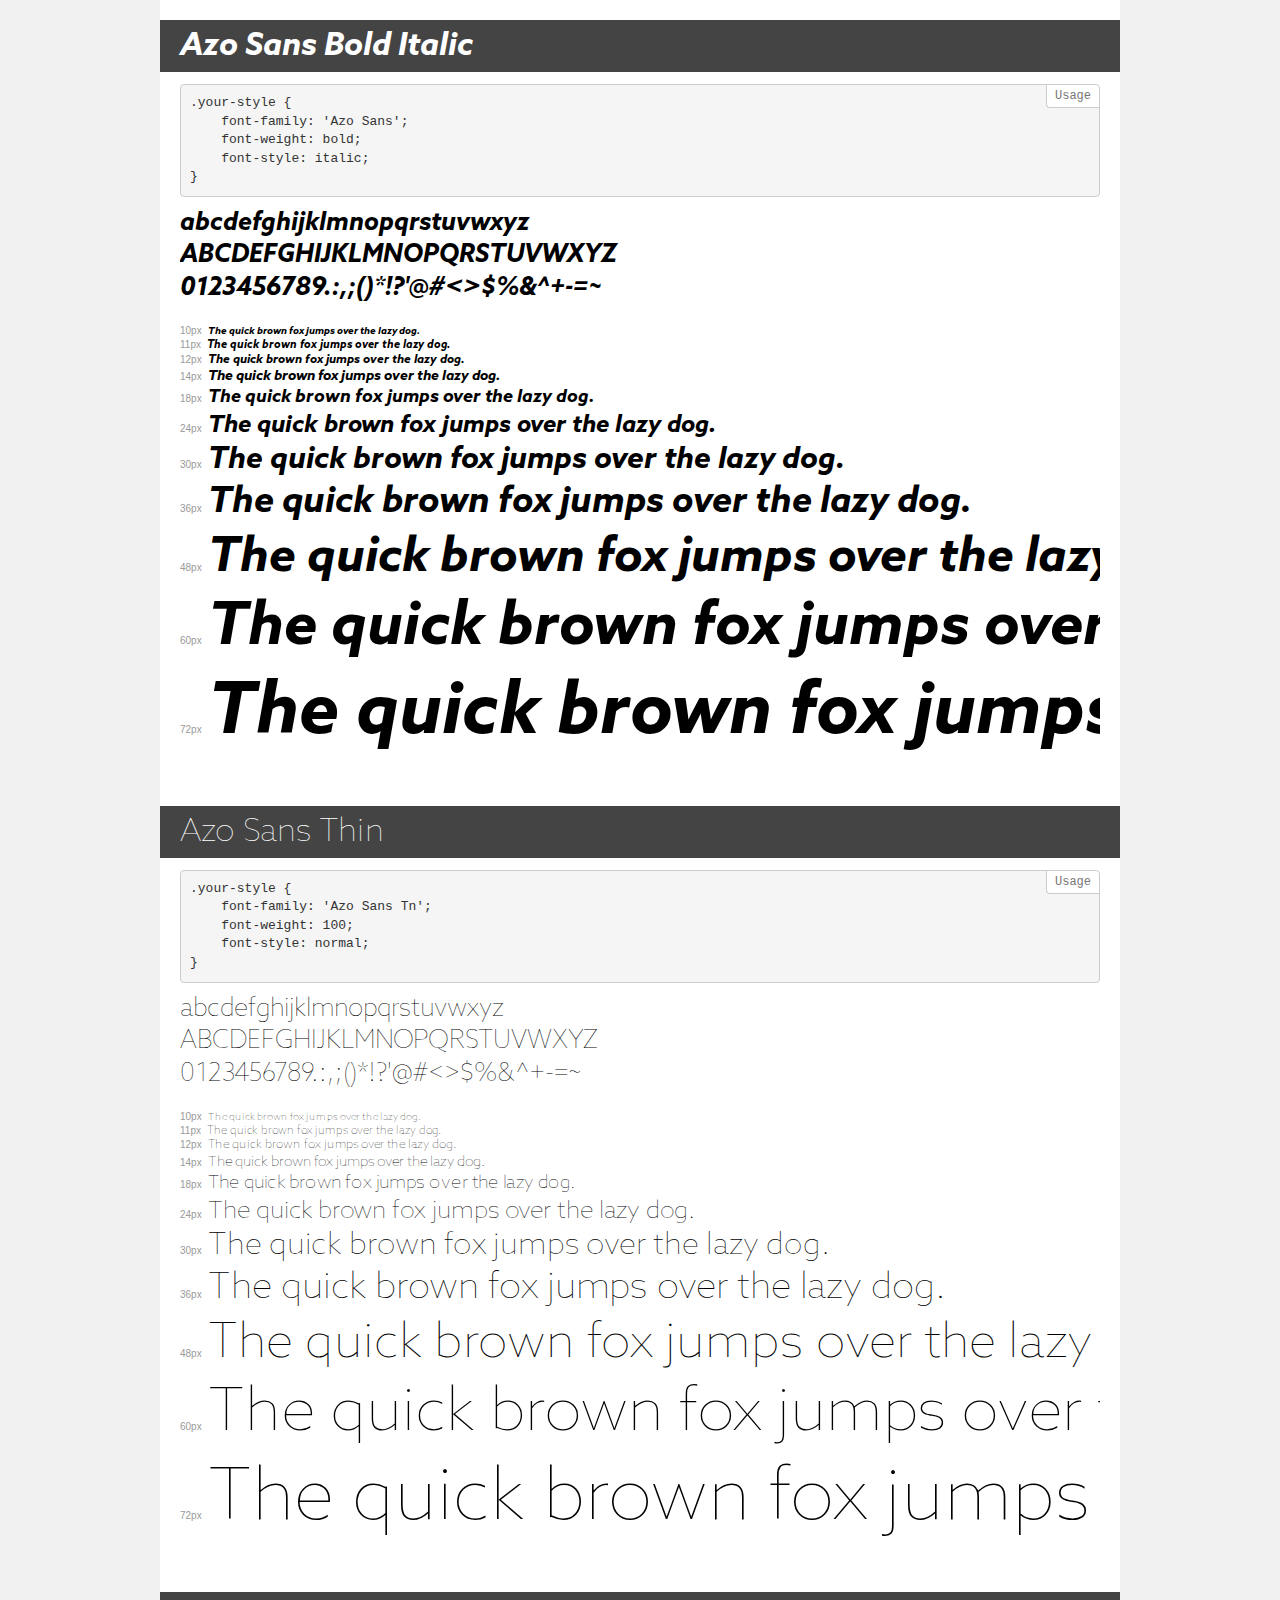
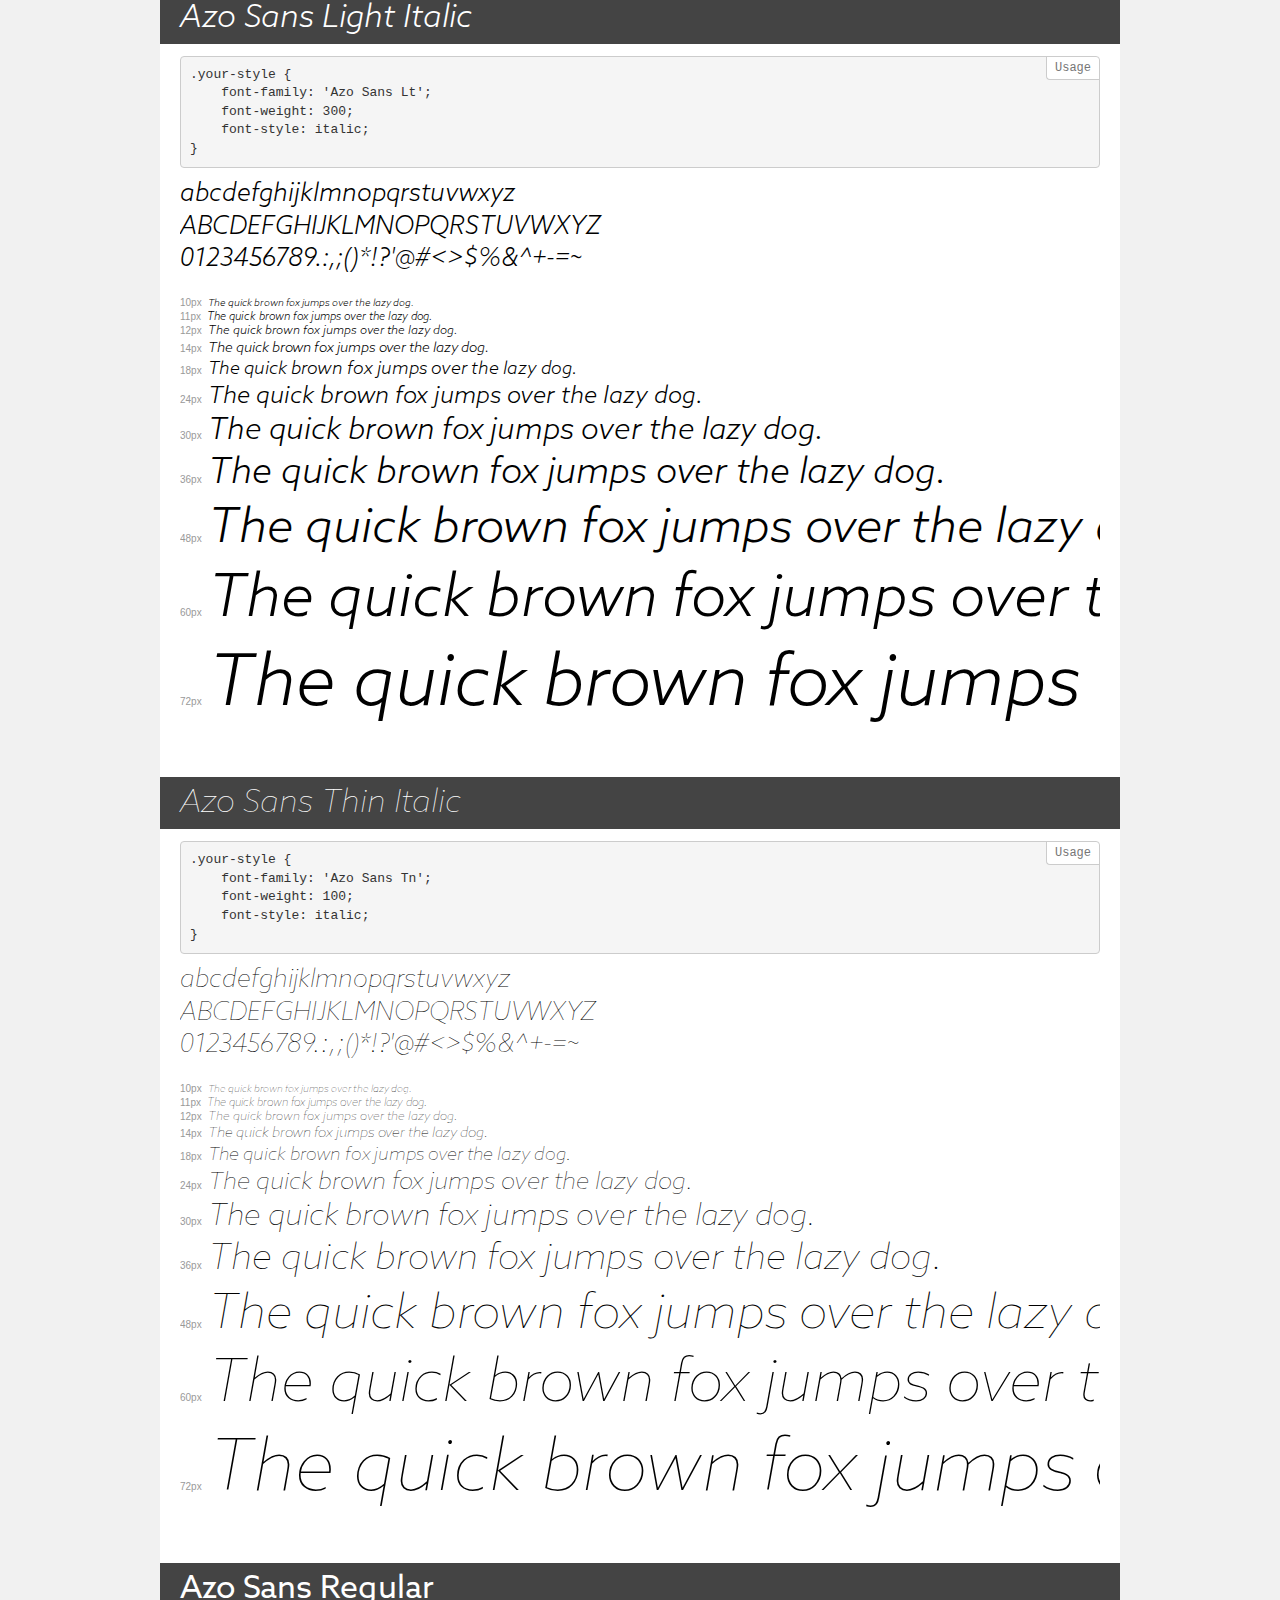
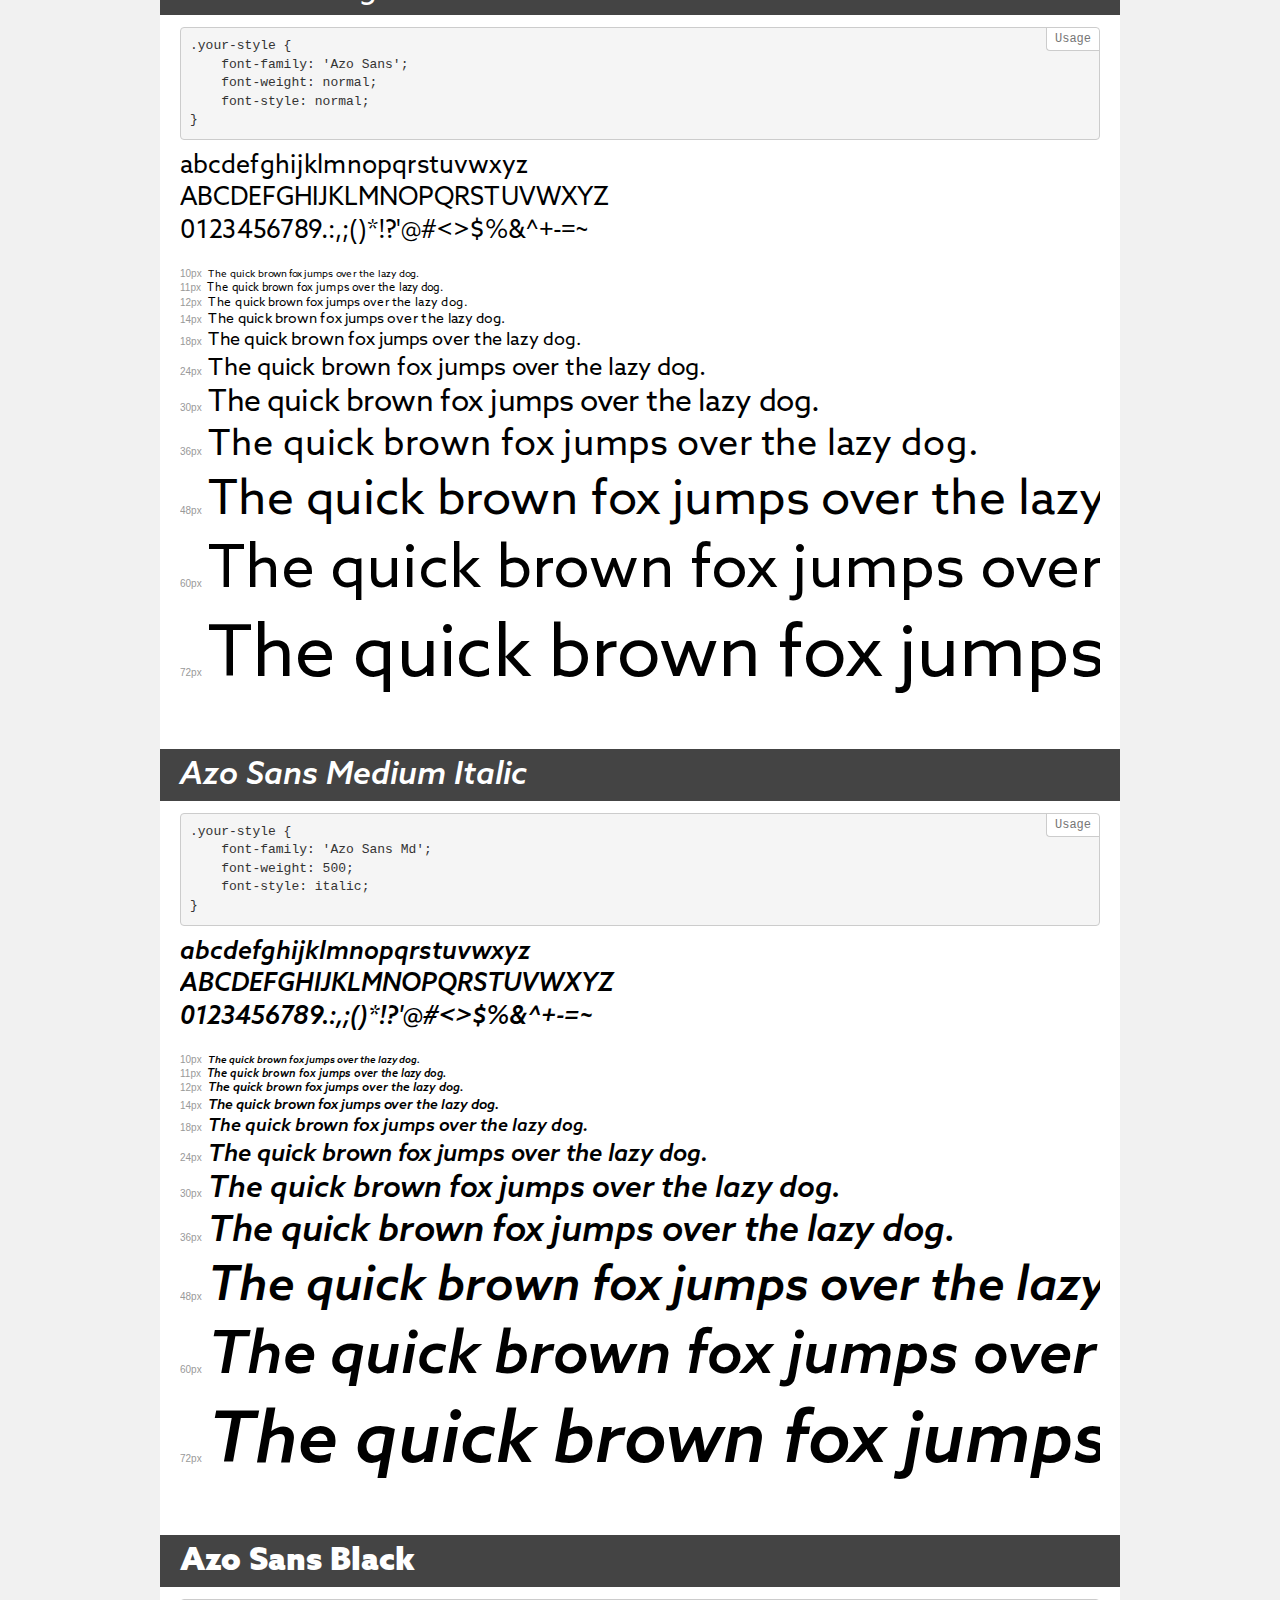
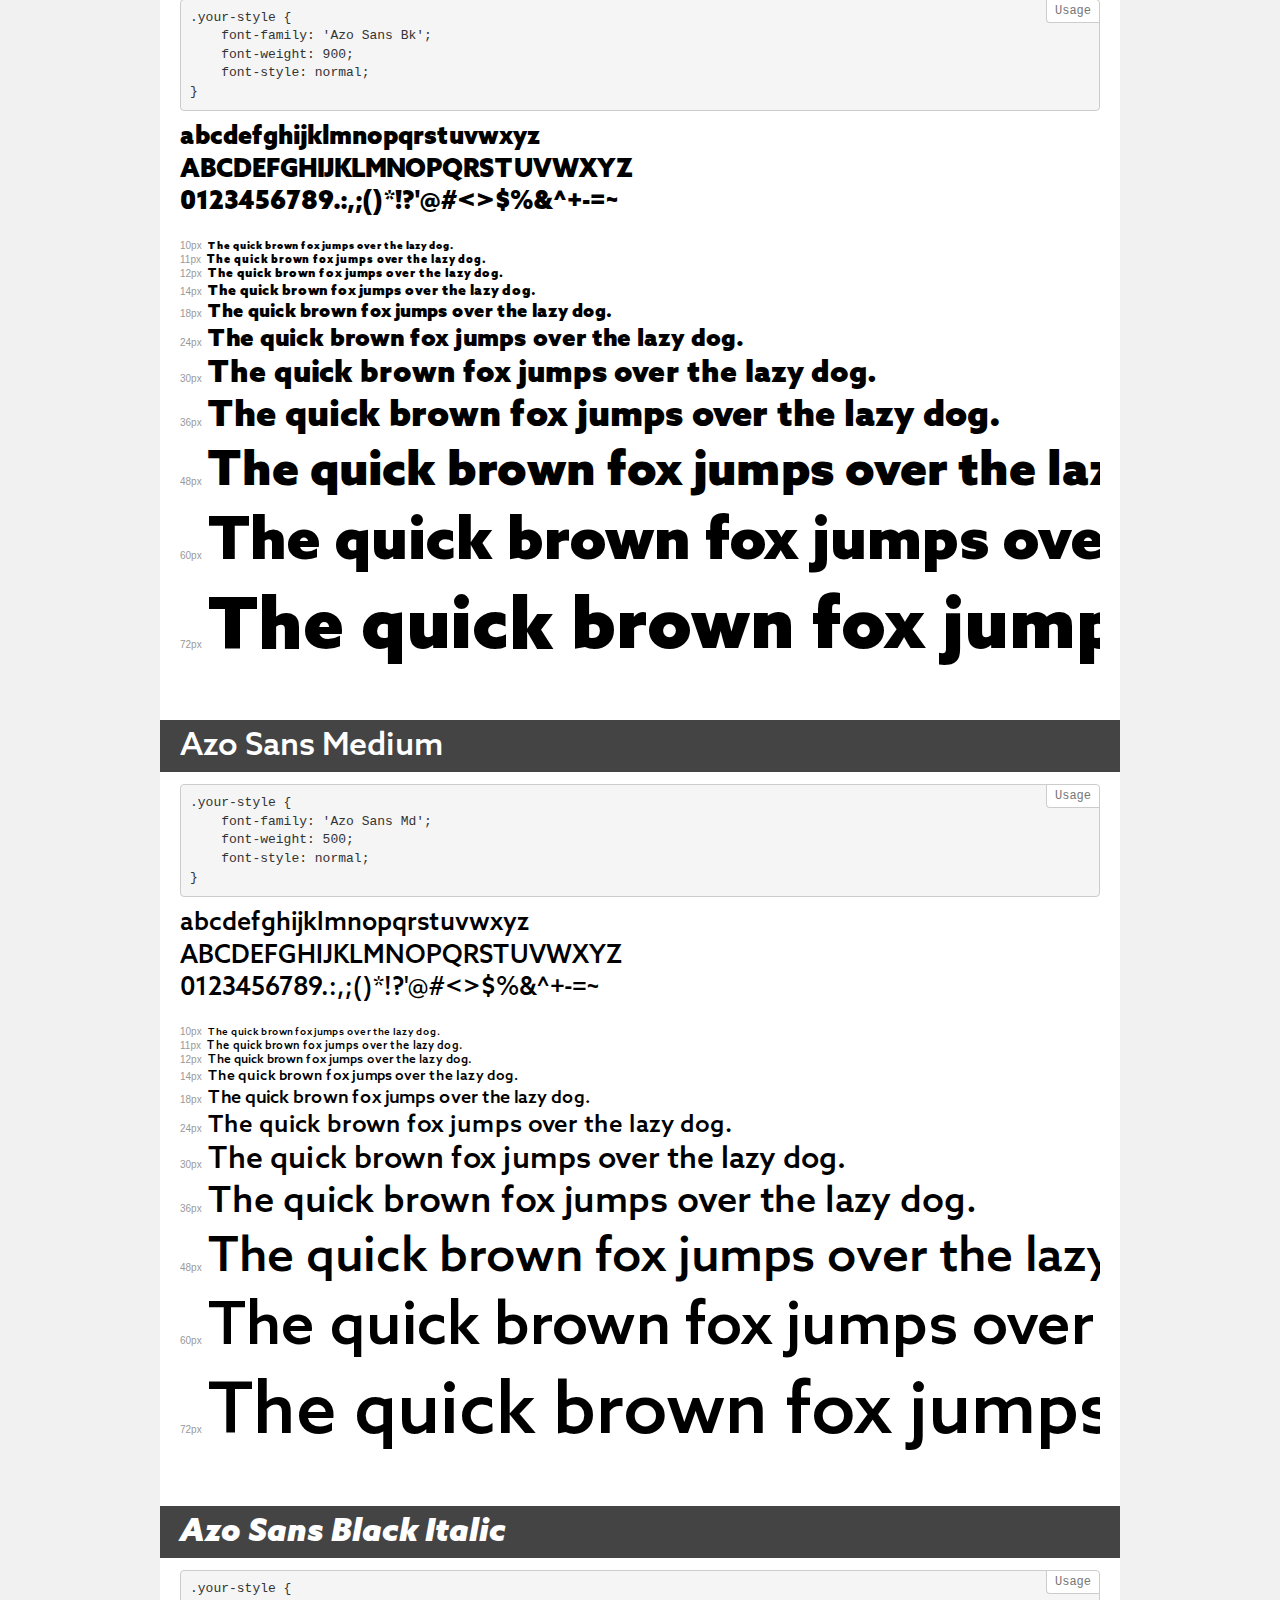
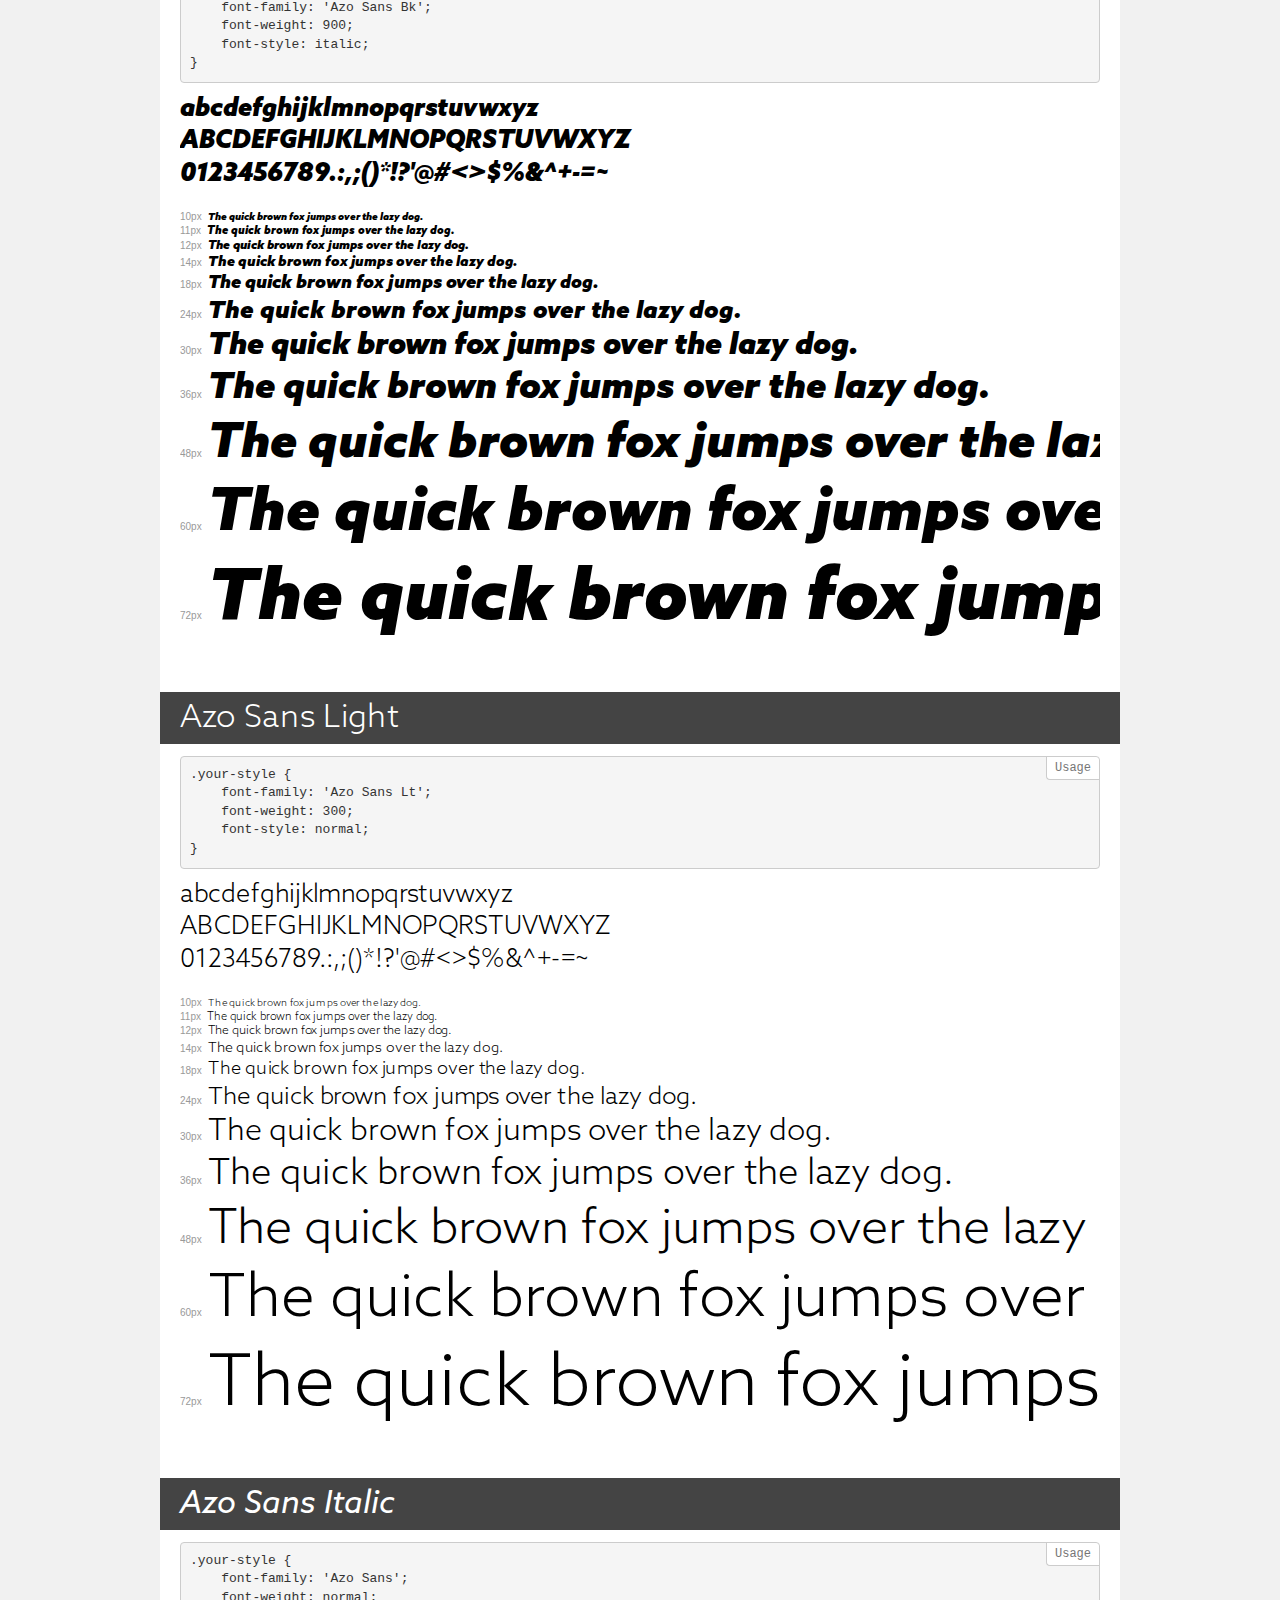
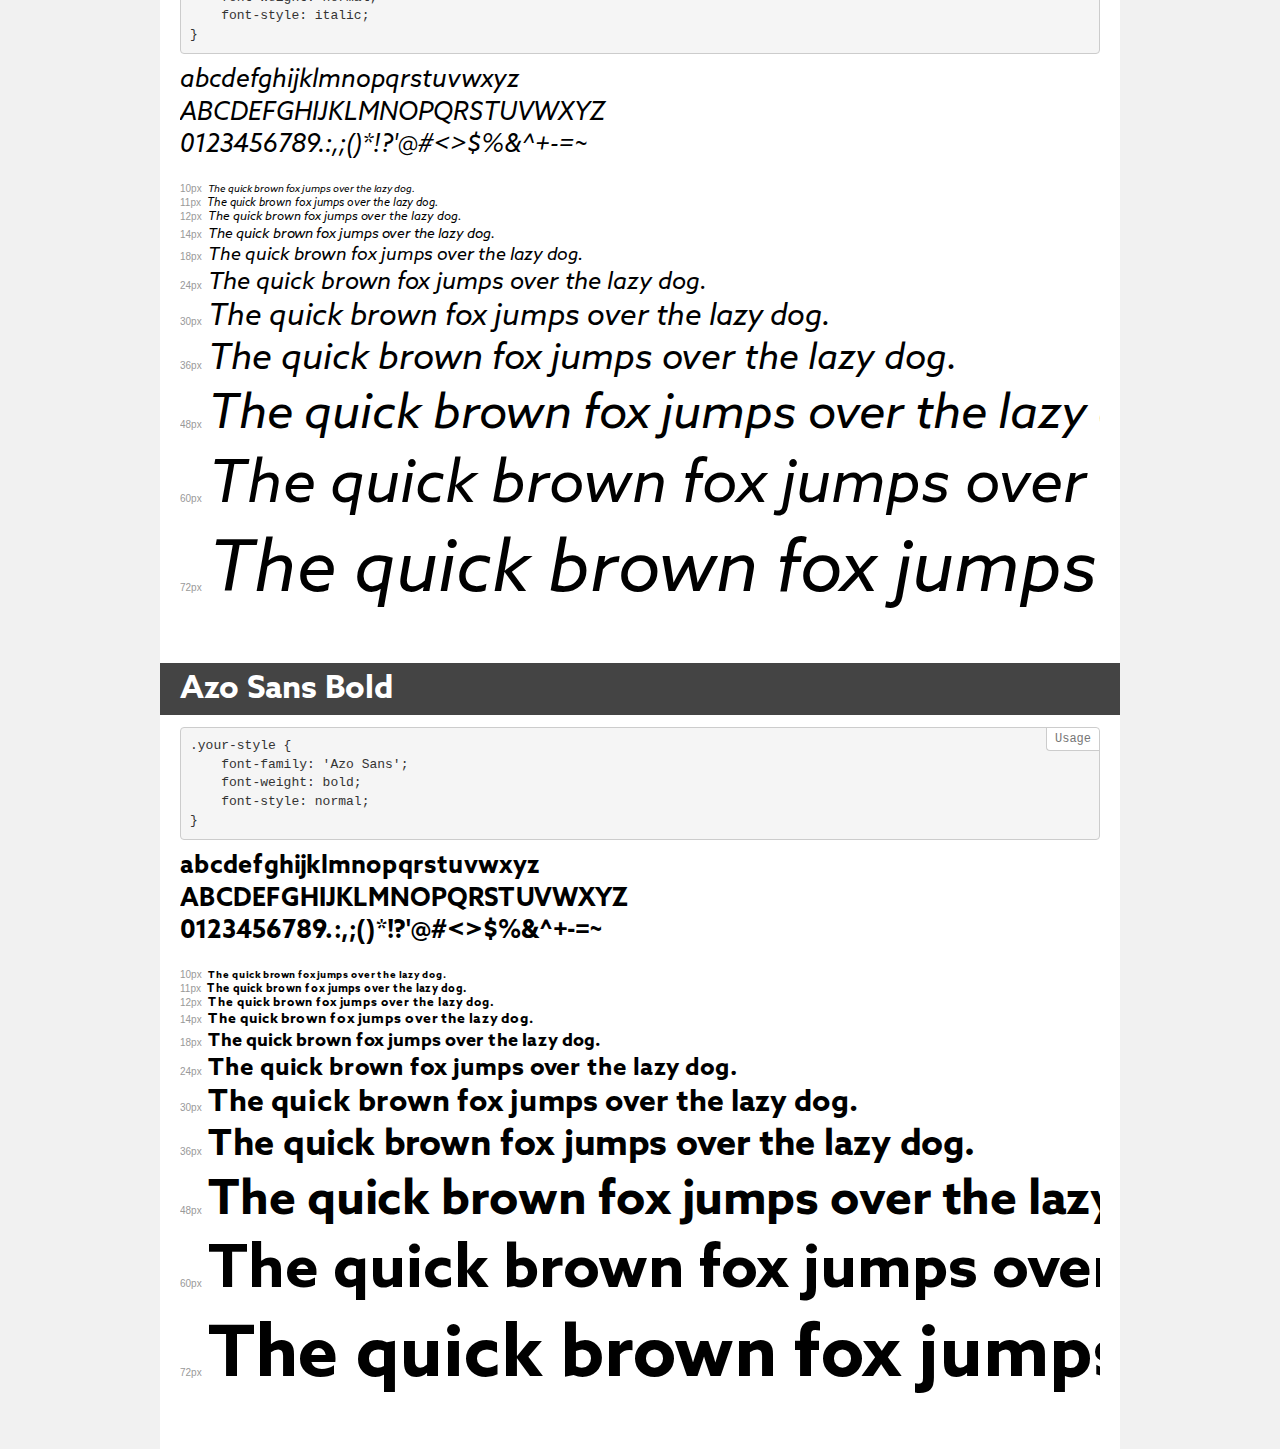
<file: resources/font/demo.html>
<!DOCTYPE html>
<html>
<head>
    <meta charset="utf-8">
    <meta http-equiv="X-UA-Compatible" content="IE=edge">
    <meta name="viewport" content="width=device-width, initial-scale=1">
    <meta name="robots" content="noindex, noarchive">
    <meta name="format-detection" content="telephone=no">
    <title>Transfonter demo</title>
    <link href="stylesheet.css" rel="stylesheet">
    <style>
        /*
        http://meyerweb.com/eric/tools/css/reset/
        v2.0 | 20110126
        License: none (public domain)
        */
        html, body, div, span, applet, object, iframe,
        h1, h2, h3, h4, h5, h6, p, blockquote, pre,
        a, abbr, acronym, address, big, cite, code,
        del, dfn, em, img, ins, kbd, q, s, samp,
        small, strike, strong, sub, sup, tt, var,
        b, u, i, center,
        dl, dt, dd, ol, ul, li,
        fieldset, form, label, legend,
        table, caption, tbody, tfoot, thead, tr, th, td,
        article, aside, canvas, details, embed,
        figure, figcaption, footer, header, hgroup,
        menu, nav, output, ruby, section, summary,
        time, mark, audio, video {
            margin: 0;
            padding: 0;
            border: 0;
            font-size: 100%;
            font: inherit;
            vertical-align: baseline;
        }
        /* HTML5 display-role reset for older browsers */
        article, aside, details, figcaption, figure,
        footer, header, hgroup, menu, nav, section {
            display: block;
        }
        body {
            line-height: 1;
        }
        ol, ul {
            list-style: none;
        }
        blockquote, q {
            quotes: none;
        }
        blockquote:before, blockquote:after,
        q:before, q:after {
            content: '';
            content: none;
        }
        table {
            border-collapse: collapse;
            border-spacing: 0;
        }
        /* common styles */
        body {
            background: #f1f1f1;
            color: #000;
        }
        .page {
            background: #fff;
            width: 920px;
            margin: 0 auto;
            padding: 20px 20px 0 20px;
            overflow: hidden;
        }
        .font-container {
            overflow-x: auto;
            overflow-y: hidden;
            margin-bottom: 40px;
            line-height: 1.3;
            white-space: nowrap;
            padding-bottom: 5px;
        }
        h1 {
            position: relative;
            background: #444;
            font-size: 32px;
            color: #fff;
            padding: 10px 20px;
            margin: 0 -20px 12px -20px;
        }
        .letters {
            font-size: 25px;
            margin-bottom: 20px;
        }
        .s10:before {
            content: '10px';
        }
        .s11:before {
            content: '11px';
        }
        .s12:before {
            content: '12px';
        }
        .s14:before {
            content: '14px';
        }
        .s18:before {
            content: '18px';
        }
        .s24:before {
            content: '24px';
        }
        .s30:before {
            content: '30px';
        }
        .s36:before {
            content: '36px';
        }
        .s48:before {
            content: '48px';
        }
        .s60:before {
            content: '60px';
        }
        .s72:before {
            content: '72px';
        }
        .s10:before, .s11:before, .s12:before, .s14:before,
        .s18:before, .s24:before, .s30:before, .s36:before,
        .s48:before, .s60:before, .s72:before {
            font-family: Arial, sans-serif;
            font-size: 10px;
            font-weight: normal;
            font-style: normal;
            color: #999;
            padding-right: 6px;
        }
        pre {
            display: block;
            position: relative;
            padding: 9px;
            margin: 0 0 10px;
            font-family: Monaco, Menlo, Consolas, "Courier New", monospace !important;
            font-size: 13px;
            line-height: 1.428571429;
            color: #333;
            font-weight: normal !important;
            font-style: normal !important;
            background-color: #f5f5f5;
            border: 1px solid #ccc;
            overflow-x: auto;
            border-radius: 4px;
        }
        pre:after {
            display: block;
            position: absolute;
            right: 0;
            top: 0;
            content: 'Usage';
            line-height: 1;
            padding: 5px 8px;
            font-size: 12px;
            color: #767676;
            background-color: #fff;
            border: 1px solid #ccc;
            border-right: none;
            border-top: none;
            border-radius: 0 4px 0 4px;
            z-index: 10;
        }
        /* responsive */
        @media (max-width: 959px) {
            .page {
                width: auto;
                margin: 0;
            }
        }
    </style>
</head>
<body>
<div class="page">
    <div class="demo" style="font-family: 'Azo Sans'; font-weight: bold; font-style: italic;">
        <h1>Azo Sans Bold Italic</h1>
        <pre>.your-style {
    font-family: 'Azo Sans';
    font-weight: bold;
    font-style: italic;
}</pre>
        <div class="font-container">
            <p class="letters">
                abcdefghijklmnopqrstuvwxyz<br>
ABCDEFGHIJKLMNOPQRSTUVWXYZ<br>
                0123456789.:,;()*!?'@#<>$%&^+-=~
            </p>
            <p class="s10" style="font-size: 10px;">The quick brown fox jumps over the lazy dog.</p>
            <p class="s11" style="font-size: 11px;">The quick brown fox jumps over the lazy dog.</p>
            <p class="s12" style="font-size: 12px;">The quick brown fox jumps over the lazy dog.</p>
            <p class="s14" style="font-size: 14px;">The quick brown fox jumps over the lazy dog.</p>
            <p class="s18" style="font-size: 18px;">The quick brown fox jumps over the lazy dog.</p>
            <p class="s24" style="font-size: 24px;">The quick brown fox jumps over the lazy dog.</p>
            <p class="s30" style="font-size: 30px;">The quick brown fox jumps over the lazy dog.</p>
            <p class="s36" style="font-size: 36px;">The quick brown fox jumps over the lazy dog.</p>
            <p class="s48" style="font-size: 48px;">The quick brown fox jumps over the lazy dog.</p>
            <p class="s60" style="font-size: 60px;">The quick brown fox jumps over the lazy dog.</p>
            <p class="s72" style="font-size: 72px;">The quick brown fox jumps over the lazy dog.</p>
        </div>
    </div>
    <div class="demo" style="font-family: 'Azo Sans Tn'; font-weight: 100; font-style: normal;">
        <h1>Azo Sans Thin</h1>
        <pre>.your-style {
    font-family: 'Azo Sans Tn';
    font-weight: 100;
    font-style: normal;
}</pre>
        <div class="font-container">
            <p class="letters">
                abcdefghijklmnopqrstuvwxyz<br>
ABCDEFGHIJKLMNOPQRSTUVWXYZ<br>
                0123456789.:,;()*!?'@#<>$%&^+-=~
            </p>
            <p class="s10" style="font-size: 10px;">The quick brown fox jumps over the lazy dog.</p>
            <p class="s11" style="font-size: 11px;">The quick brown fox jumps over the lazy dog.</p>
            <p class="s12" style="font-size: 12px;">The quick brown fox jumps over the lazy dog.</p>
            <p class="s14" style="font-size: 14px;">The quick brown fox jumps over the lazy dog.</p>
            <p class="s18" style="font-size: 18px;">The quick brown fox jumps over the lazy dog.</p>
            <p class="s24" style="font-size: 24px;">The quick brown fox jumps over the lazy dog.</p>
            <p class="s30" style="font-size: 30px;">The quick brown fox jumps over the lazy dog.</p>
            <p class="s36" style="font-size: 36px;">The quick brown fox jumps over the lazy dog.</p>
            <p class="s48" style="font-size: 48px;">The quick brown fox jumps over the lazy dog.</p>
            <p class="s60" style="font-size: 60px;">The quick brown fox jumps over the lazy dog.</p>
            <p class="s72" style="font-size: 72px;">The quick brown fox jumps over the lazy dog.</p>
        </div>
    </div>
    <div class="demo" style="font-family: 'Azo Sans Lt'; font-weight: 300; font-style: italic;">
        <h1>Azo Sans Light Italic</h1>
        <pre>.your-style {
    font-family: 'Azo Sans Lt';
    font-weight: 300;
    font-style: italic;
}</pre>
        <div class="font-container">
            <p class="letters">
                abcdefghijklmnopqrstuvwxyz<br>
ABCDEFGHIJKLMNOPQRSTUVWXYZ<br>
                0123456789.:,;()*!?'@#<>$%&^+-=~
            </p>
            <p class="s10" style="font-size: 10px;">The quick brown fox jumps over the lazy dog.</p>
            <p class="s11" style="font-size: 11px;">The quick brown fox jumps over the lazy dog.</p>
            <p class="s12" style="font-size: 12px;">The quick brown fox jumps over the lazy dog.</p>
            <p class="s14" style="font-size: 14px;">The quick brown fox jumps over the lazy dog.</p>
            <p class="s18" style="font-size: 18px;">The quick brown fox jumps over the lazy dog.</p>
            <p class="s24" style="font-size: 24px;">The quick brown fox jumps over the lazy dog.</p>
            <p class="s30" style="font-size: 30px;">The quick brown fox jumps over the lazy dog.</p>
            <p class="s36" style="font-size: 36px;">The quick brown fox jumps over the lazy dog.</p>
            <p class="s48" style="font-size: 48px;">The quick brown fox jumps over the lazy dog.</p>
            <p class="s60" style="font-size: 60px;">The quick brown fox jumps over the lazy dog.</p>
            <p class="s72" style="font-size: 72px;">The quick brown fox jumps over the lazy dog.</p>
        </div>
    </div>
    <div class="demo" style="font-family: 'Azo Sans Tn'; font-weight: 100; font-style: italic;">
        <h1>Azo Sans Thin Italic</h1>
        <pre>.your-style {
    font-family: 'Azo Sans Tn';
    font-weight: 100;
    font-style: italic;
}</pre>
        <div class="font-container">
            <p class="letters">
                abcdefghijklmnopqrstuvwxyz<br>
ABCDEFGHIJKLMNOPQRSTUVWXYZ<br>
                0123456789.:,;()*!?'@#<>$%&^+-=~
            </p>
            <p class="s10" style="font-size: 10px;">The quick brown fox jumps over the lazy dog.</p>
            <p class="s11" style="font-size: 11px;">The quick brown fox jumps over the lazy dog.</p>
            <p class="s12" style="font-size: 12px;">The quick brown fox jumps over the lazy dog.</p>
            <p class="s14" style="font-size: 14px;">The quick brown fox jumps over the lazy dog.</p>
            <p class="s18" style="font-size: 18px;">The quick brown fox jumps over the lazy dog.</p>
            <p class="s24" style="font-size: 24px;">The quick brown fox jumps over the lazy dog.</p>
            <p class="s30" style="font-size: 30px;">The quick brown fox jumps over the lazy dog.</p>
            <p class="s36" style="font-size: 36px;">The quick brown fox jumps over the lazy dog.</p>
            <p class="s48" style="font-size: 48px;">The quick brown fox jumps over the lazy dog.</p>
            <p class="s60" style="font-size: 60px;">The quick brown fox jumps over the lazy dog.</p>
            <p class="s72" style="font-size: 72px;">The quick brown fox jumps over the lazy dog.</p>
        </div>
    </div>
    <div class="demo" style="font-family: 'Azo Sans'; font-weight: normal; font-style: normal;">
        <h1>Azo Sans Regular</h1>
        <pre>.your-style {
    font-family: 'Azo Sans';
    font-weight: normal;
    font-style: normal;
}</pre>
        <div class="font-container">
            <p class="letters">
                abcdefghijklmnopqrstuvwxyz<br>
ABCDEFGHIJKLMNOPQRSTUVWXYZ<br>
                0123456789.:,;()*!?'@#<>$%&^+-=~
            </p>
            <p class="s10" style="font-size: 10px;">The quick brown fox jumps over the lazy dog.</p>
            <p class="s11" style="font-size: 11px;">The quick brown fox jumps over the lazy dog.</p>
            <p class="s12" style="font-size: 12px;">The quick brown fox jumps over the lazy dog.</p>
            <p class="s14" style="font-size: 14px;">The quick brown fox jumps over the lazy dog.</p>
            <p class="s18" style="font-size: 18px;">The quick brown fox jumps over the lazy dog.</p>
            <p class="s24" style="font-size: 24px;">The quick brown fox jumps over the lazy dog.</p>
            <p class="s30" style="font-size: 30px;">The quick brown fox jumps over the lazy dog.</p>
            <p class="s36" style="font-size: 36px;">The quick brown fox jumps over the lazy dog.</p>
            <p class="s48" style="font-size: 48px;">The quick brown fox jumps over the lazy dog.</p>
            <p class="s60" style="font-size: 60px;">The quick brown fox jumps over the lazy dog.</p>
            <p class="s72" style="font-size: 72px;">The quick brown fox jumps over the lazy dog.</p>
        </div>
    </div>
    <div class="demo" style="font-family: 'Azo Sans Md'; font-weight: 500; font-style: italic;">
        <h1>Azo Sans Medium Italic</h1>
        <pre>.your-style {
    font-family: 'Azo Sans Md';
    font-weight: 500;
    font-style: italic;
}</pre>
        <div class="font-container">
            <p class="letters">
                abcdefghijklmnopqrstuvwxyz<br>
ABCDEFGHIJKLMNOPQRSTUVWXYZ<br>
                0123456789.:,;()*!?'@#<>$%&^+-=~
            </p>
            <p class="s10" style="font-size: 10px;">The quick brown fox jumps over the lazy dog.</p>
            <p class="s11" style="font-size: 11px;">The quick brown fox jumps over the lazy dog.</p>
            <p class="s12" style="font-size: 12px;">The quick brown fox jumps over the lazy dog.</p>
            <p class="s14" style="font-size: 14px;">The quick brown fox jumps over the lazy dog.</p>
            <p class="s18" style="font-size: 18px;">The quick brown fox jumps over the lazy dog.</p>
            <p class="s24" style="font-size: 24px;">The quick brown fox jumps over the lazy dog.</p>
            <p class="s30" style="font-size: 30px;">The quick brown fox jumps over the lazy dog.</p>
            <p class="s36" style="font-size: 36px;">The quick brown fox jumps over the lazy dog.</p>
            <p class="s48" style="font-size: 48px;">The quick brown fox jumps over the lazy dog.</p>
            <p class="s60" style="font-size: 60px;">The quick brown fox jumps over the lazy dog.</p>
            <p class="s72" style="font-size: 72px;">The quick brown fox jumps over the lazy dog.</p>
        </div>
    </div>
    <div class="demo" style="font-family: 'Azo Sans Bk'; font-weight: 900; font-style: normal;">
        <h1>Azo Sans Black</h1>
        <pre>.your-style {
    font-family: 'Azo Sans Bk';
    font-weight: 900;
    font-style: normal;
}</pre>
        <div class="font-container">
            <p class="letters">
                abcdefghijklmnopqrstuvwxyz<br>
ABCDEFGHIJKLMNOPQRSTUVWXYZ<br>
                0123456789.:,;()*!?'@#<>$%&^+-=~
            </p>
            <p class="s10" style="font-size: 10px;">The quick brown fox jumps over the lazy dog.</p>
            <p class="s11" style="font-size: 11px;">The quick brown fox jumps over the lazy dog.</p>
            <p class="s12" style="font-size: 12px;">The quick brown fox jumps over the lazy dog.</p>
            <p class="s14" style="font-size: 14px;">The quick brown fox jumps over the lazy dog.</p>
            <p class="s18" style="font-size: 18px;">The quick brown fox jumps over the lazy dog.</p>
            <p class="s24" style="font-size: 24px;">The quick brown fox jumps over the lazy dog.</p>
            <p class="s30" style="font-size: 30px;">The quick brown fox jumps over the lazy dog.</p>
            <p class="s36" style="font-size: 36px;">The quick brown fox jumps over the lazy dog.</p>
            <p class="s48" style="font-size: 48px;">The quick brown fox jumps over the lazy dog.</p>
            <p class="s60" style="font-size: 60px;">The quick brown fox jumps over the lazy dog.</p>
            <p class="s72" style="font-size: 72px;">The quick brown fox jumps over the lazy dog.</p>
        </div>
    </div>
    <div class="demo" style="font-family: 'Azo Sans Md'; font-weight: 500; font-style: normal;">
        <h1>Azo Sans Medium</h1>
        <pre>.your-style {
    font-family: 'Azo Sans Md';
    font-weight: 500;
    font-style: normal;
}</pre>
        <div class="font-container">
            <p class="letters">
                abcdefghijklmnopqrstuvwxyz<br>
ABCDEFGHIJKLMNOPQRSTUVWXYZ<br>
                0123456789.:,;()*!?'@#<>$%&^+-=~
            </p>
            <p class="s10" style="font-size: 10px;">The quick brown fox jumps over the lazy dog.</p>
            <p class="s11" style="font-size: 11px;">The quick brown fox jumps over the lazy dog.</p>
            <p class="s12" style="font-size: 12px;">The quick brown fox jumps over the lazy dog.</p>
            <p class="s14" style="font-size: 14px;">The quick brown fox jumps over the lazy dog.</p>
            <p class="s18" style="font-size: 18px;">The quick brown fox jumps over the lazy dog.</p>
            <p class="s24" style="font-size: 24px;">The quick brown fox jumps over the lazy dog.</p>
            <p class="s30" style="font-size: 30px;">The quick brown fox jumps over the lazy dog.</p>
            <p class="s36" style="font-size: 36px;">The quick brown fox jumps over the lazy dog.</p>
            <p class="s48" style="font-size: 48px;">The quick brown fox jumps over the lazy dog.</p>
            <p class="s60" style="font-size: 60px;">The quick brown fox jumps over the lazy dog.</p>
            <p class="s72" style="font-size: 72px;">The quick brown fox jumps over the lazy dog.</p>
        </div>
    </div>
    <div class="demo" style="font-family: 'Azo Sans Bk'; font-weight: 900; font-style: italic;">
        <h1>Azo Sans Black Italic</h1>
        <pre>.your-style {
    font-family: 'Azo Sans Bk';
    font-weight: 900;
    font-style: italic;
}</pre>
        <div class="font-container">
            <p class="letters">
                abcdefghijklmnopqrstuvwxyz<br>
ABCDEFGHIJKLMNOPQRSTUVWXYZ<br>
                0123456789.:,;()*!?'@#<>$%&^+-=~
            </p>
            <p class="s10" style="font-size: 10px;">The quick brown fox jumps over the lazy dog.</p>
            <p class="s11" style="font-size: 11px;">The quick brown fox jumps over the lazy dog.</p>
            <p class="s12" style="font-size: 12px;">The quick brown fox jumps over the lazy dog.</p>
            <p class="s14" style="font-size: 14px;">The quick brown fox jumps over the lazy dog.</p>
            <p class="s18" style="font-size: 18px;">The quick brown fox jumps over the lazy dog.</p>
            <p class="s24" style="font-size: 24px;">The quick brown fox jumps over the lazy dog.</p>
            <p class="s30" style="font-size: 30px;">The quick brown fox jumps over the lazy dog.</p>
            <p class="s36" style="font-size: 36px;">The quick brown fox jumps over the lazy dog.</p>
            <p class="s48" style="font-size: 48px;">The quick brown fox jumps over the lazy dog.</p>
            <p class="s60" style="font-size: 60px;">The quick brown fox jumps over the lazy dog.</p>
            <p class="s72" style="font-size: 72px;">The quick brown fox jumps over the lazy dog.</p>
        </div>
    </div>
    <div class="demo" style="font-family: 'Azo Sans Lt'; font-weight: 300; font-style: normal;">
        <h1>Azo Sans Light</h1>
        <pre>.your-style {
    font-family: 'Azo Sans Lt';
    font-weight: 300;
    font-style: normal;
}</pre>
        <div class="font-container">
            <p class="letters">
                abcdefghijklmnopqrstuvwxyz<br>
ABCDEFGHIJKLMNOPQRSTUVWXYZ<br>
                0123456789.:,;()*!?'@#<>$%&^+-=~
            </p>
            <p class="s10" style="font-size: 10px;">The quick brown fox jumps over the lazy dog.</p>
            <p class="s11" style="font-size: 11px;">The quick brown fox jumps over the lazy dog.</p>
            <p class="s12" style="font-size: 12px;">The quick brown fox jumps over the lazy dog.</p>
            <p class="s14" style="font-size: 14px;">The quick brown fox jumps over the lazy dog.</p>
            <p class="s18" style="font-size: 18px;">The quick brown fox jumps over the lazy dog.</p>
            <p class="s24" style="font-size: 24px;">The quick brown fox jumps over the lazy dog.</p>
            <p class="s30" style="font-size: 30px;">The quick brown fox jumps over the lazy dog.</p>
            <p class="s36" style="font-size: 36px;">The quick brown fox jumps over the lazy dog.</p>
            <p class="s48" style="font-size: 48px;">The quick brown fox jumps over the lazy dog.</p>
            <p class="s60" style="font-size: 60px;">The quick brown fox jumps over the lazy dog.</p>
            <p class="s72" style="font-size: 72px;">The quick brown fox jumps over the lazy dog.</p>
        </div>
    </div>
    <div class="demo" style="font-family: 'Azo Sans'; font-weight: normal; font-style: italic;">
        <h1>Azo Sans Italic</h1>
        <pre>.your-style {
    font-family: 'Azo Sans';
    font-weight: normal;
    font-style: italic;
}</pre>
        <div class="font-container">
            <p class="letters">
                abcdefghijklmnopqrstuvwxyz<br>
ABCDEFGHIJKLMNOPQRSTUVWXYZ<br>
                0123456789.:,;()*!?'@#<>$%&^+-=~
            </p>
            <p class="s10" style="font-size: 10px;">The quick brown fox jumps over the lazy dog.</p>
            <p class="s11" style="font-size: 11px;">The quick brown fox jumps over the lazy dog.</p>
            <p class="s12" style="font-size: 12px;">The quick brown fox jumps over the lazy dog.</p>
            <p class="s14" style="font-size: 14px;">The quick brown fox jumps over the lazy dog.</p>
            <p class="s18" style="font-size: 18px;">The quick brown fox jumps over the lazy dog.</p>
            <p class="s24" style="font-size: 24px;">The quick brown fox jumps over the lazy dog.</p>
            <p class="s30" style="font-size: 30px;">The quick brown fox jumps over the lazy dog.</p>
            <p class="s36" style="font-size: 36px;">The quick brown fox jumps over the lazy dog.</p>
            <p class="s48" style="font-size: 48px;">The quick brown fox jumps over the lazy dog.</p>
            <p class="s60" style="font-size: 60px;">The quick brown fox jumps over the lazy dog.</p>
            <p class="s72" style="font-size: 72px;">The quick brown fox jumps over the lazy dog.</p>
        </div>
    </div>
    <div class="demo" style="font-family: 'Azo Sans'; font-weight: bold; font-style: normal;">
        <h1>Azo Sans Bold</h1>
        <pre>.your-style {
    font-family: 'Azo Sans';
    font-weight: bold;
    font-style: normal;
}</pre>
        <div class="font-container">
            <p class="letters">
                abcdefghijklmnopqrstuvwxyz<br>
ABCDEFGHIJKLMNOPQRSTUVWXYZ<br>
                0123456789.:,;()*!?'@#<>$%&^+-=~
            </p>
            <p class="s10" style="font-size: 10px;">The quick brown fox jumps over the lazy dog.</p>
            <p class="s11" style="font-size: 11px;">The quick brown fox jumps over the lazy dog.</p>
            <p class="s12" style="font-size: 12px;">The quick brown fox jumps over the lazy dog.</p>
            <p class="s14" style="font-size: 14px;">The quick brown fox jumps over the lazy dog.</p>
            <p class="s18" style="font-size: 18px;">The quick brown fox jumps over the lazy dog.</p>
            <p class="s24" style="font-size: 24px;">The quick brown fox jumps over the lazy dog.</p>
            <p class="s30" style="font-size: 30px;">The quick brown fox jumps over the lazy dog.</p>
            <p class="s36" style="font-size: 36px;">The quick brown fox jumps over the lazy dog.</p>
            <p class="s48" style="font-size: 48px;">The quick brown fox jumps over the lazy dog.</p>
            <p class="s60" style="font-size: 60px;">The quick brown fox jumps over the lazy dog.</p>
            <p class="s72" style="font-size: 72px;">The quick brown fox jumps over the lazy dog.</p>
        </div>
    </div>
</div>
</body>
</html>
</file>
<file: resources/font/stylesheet.css>
@font-face {
    font-family: 'Azo Sans';
    src: url('AzoSans-BoldItalic.eot');
    src: local('Azo Sans Bold Italic'), local('AzoSans-BoldItalic'),
        url('AzoSans-BoldItalic.eot?#iefix') format('embedded-opentype'),
        url('AzoSans-BoldItalic.woff2') format('woff2'),
        url('AzoSans-BoldItalic.woff') format('woff'),
        url('AzoSans-BoldItalic.ttf') format('truetype');
    font-weight: bold;
    font-style: italic;
}

@font-face {
    font-family: 'Azo Sans Tn';
    src: url('AzoSans-Thin.eot');
    src: local('Azo Sans Thin'), local('AzoSans-Thin'),
        url('AzoSans-Thin.eot?#iefix') format('embedded-opentype'),
        url('AzoSans-Thin.woff2') format('woff2'),
        url('AzoSans-Thin.woff') format('woff'),
        url('AzoSans-Thin.ttf') format('truetype');
    font-weight: 100;
    font-style: normal;
}

@font-face {
    font-family: 'Azo Sans Lt';
    src: url('AzoSans-LightItalic.eot');
    src: local('Azo Sans Light Italic'), local('AzoSans-LightItalic'),
        url('AzoSans-LightItalic.eot?#iefix') format('embedded-opentype'),
        url('AzoSans-LightItalic.woff2') format('woff2'),
        url('AzoSans-LightItalic.woff') format('woff'),
        url('AzoSans-LightItalic.ttf') format('truetype');
    font-weight: 300;
    font-style: italic;
}

@font-face {
    font-family: 'Azo Sans Tn';
    src: url('AzoSans-ThinItalic.eot');
    src: local('Azo Sans Thin Italic'), local('AzoSans-ThinItalic'),
        url('AzoSans-ThinItalic.eot?#iefix') format('embedded-opentype'),
        url('AzoSans-ThinItalic.woff2') format('woff2'),
        url('AzoSans-ThinItalic.woff') format('woff'),
        url('AzoSans-ThinItalic.ttf') format('truetype');
    font-weight: 100;
    font-style: italic;
}

@font-face {
    font-family: 'Azo Sans';
    src: url('AzoSans-Regular.eot');
    src: local('Azo Sans Regular'), local('AzoSans-Regular'),
        url('AzoSans-Regular.eot?#iefix') format('embedded-opentype'),
        url('AzoSans-Regular.woff2') format('woff2'),
        url('AzoSans-Regular.woff') format('woff'),
        url('AzoSans-Regular.ttf') format('truetype');
    font-weight: normal;
    font-style: normal;
}

@font-face {
    font-family: 'Azo Sans Md';
    src: url('AzoSans-MediumItalic.eot');
    src: local('Azo Sans Medium Italic'), local('AzoSans-MediumItalic'),
        url('AzoSans-MediumItalic.eot?#iefix') format('embedded-opentype'),
        url('AzoSans-MediumItalic.woff2') format('woff2'),
        url('AzoSans-MediumItalic.woff') format('woff'),
        url('AzoSans-MediumItalic.ttf') format('truetype');
    font-weight: 500;
    font-style: italic;
}

@font-face {
    font-family: 'Azo Sans Bk';
    src: url('AzoSans-Black.eot');
    src: local('Azo Sans Black'), local('AzoSans-Black'),
        url('AzoSans-Black.eot?#iefix') format('embedded-opentype'),
        url('AzoSans-Black.woff2') format('woff2'),
        url('AzoSans-Black.woff') format('woff'),
        url('AzoSans-Black.ttf') format('truetype');
    font-weight: 900;
    font-style: normal;
}

@font-face {
    font-family: 'Azo Sans Md';
    src: url('AzoSans-Medium.eot');
    src: local('Azo Sans Medium'), local('AzoSans-Medium'),
        url('AzoSans-Medium.eot?#iefix') format('embedded-opentype'),
        url('AzoSans-Medium.woff2') format('woff2'),
        url('AzoSans-Medium.woff') format('woff'),
        url('AzoSans-Medium.ttf') format('truetype');
    font-weight: 500;
    font-style: normal;
}

@font-face {
    font-family: 'Azo Sans Bk';
    src: url('AzoSans-BlackItalic.eot');
    src: local('Azo Sans Black Italic'), local('AzoSans-BlackItalic'),
        url('AzoSans-BlackItalic.eot?#iefix') format('embedded-opentype'),
        url('AzoSans-BlackItalic.woff2') format('woff2'),
        url('AzoSans-BlackItalic.woff') format('woff'),
        url('AzoSans-BlackItalic.ttf') format('truetype');
    font-weight: 900;
    font-style: italic;
}

@font-face {
    font-family: 'Azo Sans Lt';
    src: url('AzoSans-Light.eot');
    src: local('Azo Sans Light'), local('AzoSans-Light'),
        url('AzoSans-Light.eot?#iefix') format('embedded-opentype'),
        url('AzoSans-Light.woff2') format('woff2'),
        url('AzoSans-Light.woff') format('woff'),
        url('AzoSans-Light.ttf') format('truetype');
    font-weight: 300;
    font-style: normal;
}

@font-face {
    font-family: 'Azo Sans';
    src: url('AzoSans-Italic.eot');
    src: local('Azo Sans Italic'), local('AzoSans-Italic'),
        url('AzoSans-Italic.eot?#iefix') format('embedded-opentype'),
        url('AzoSans-Italic.woff2') format('woff2'),
        url('AzoSans-Italic.woff') format('woff'),
        url('AzoSans-Italic.ttf') format('truetype');
    font-weight: normal;
    font-style: italic;
}

@font-face {
    font-family: 'Azo Sans';
    src: url('AzoSans-Bold.eot');
    src: local('Azo Sans Bold'), local('AzoSans-Bold'),
        url('AzoSans-Bold.eot?#iefix') format('embedded-opentype'),
        url('AzoSans-Bold.woff2') format('woff2'),
        url('AzoSans-Bold.woff') format('woff'),
        url('AzoSans-Bold.ttf') format('truetype');
    font-weight: bold;
    font-style: normal;
}
</file>
